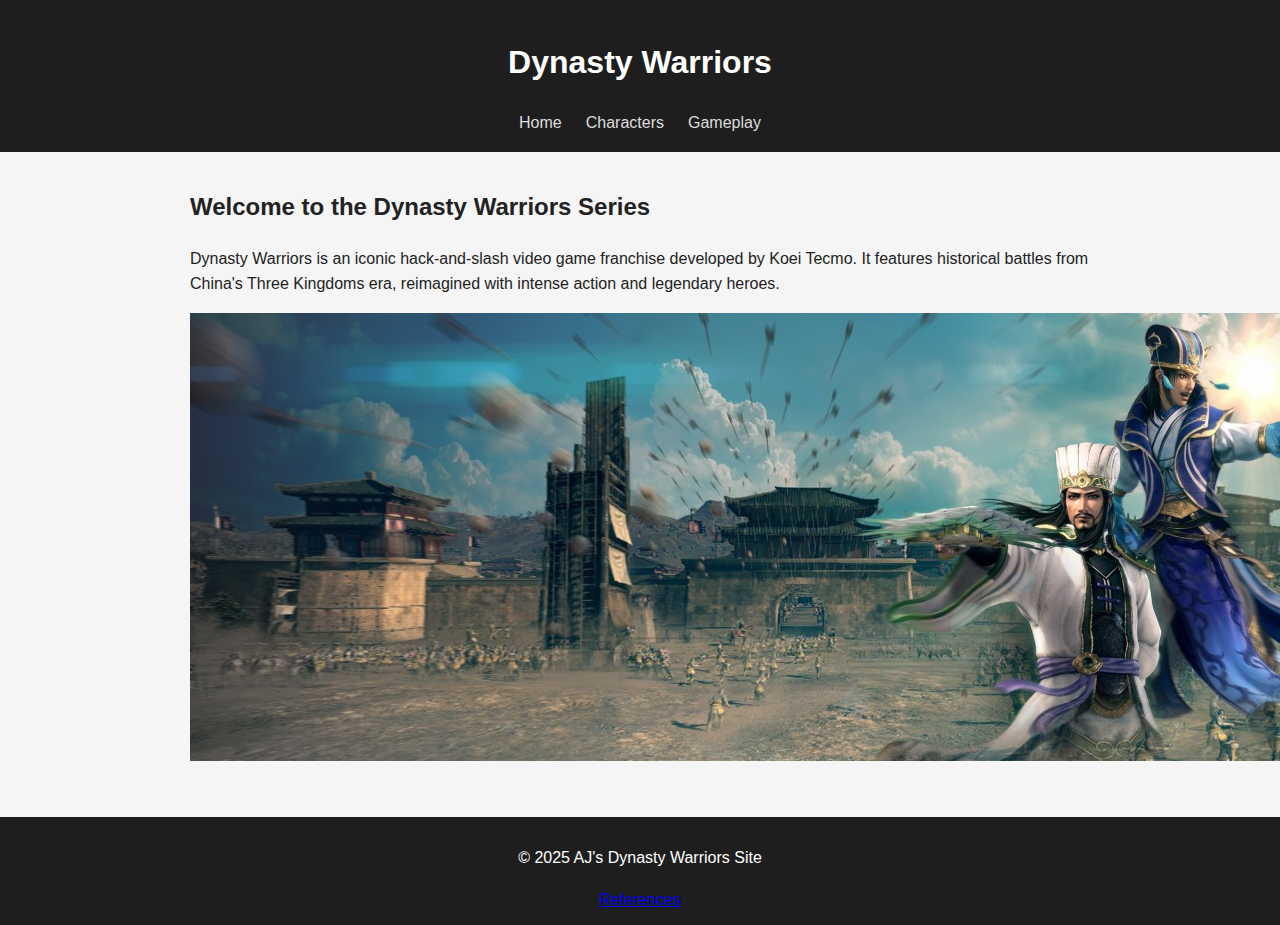
<file: dynasty-warrior/index.html>
<!DOCTYPE html>
<html lang="en">
<head>
  <meta charset="UTF-8">
  <meta name="viewport" content="width=device-width, initial-scale=1.0">
  <meta name="description" content="Learn about the Dynasty Warriors video game series, characters, and gameplay.">
  <title>Dynasty Warriors - Home</title>
  <link rel="stylesheet" href="css/styles.css">
</head>
<body>
  <header>
    <h1>Dynasty Warriors</h1>
    <nav>
      <a href="index.html">Home</a>
      <a href="characters.html">Characters</a>
      <a href="gameplay.html">Gameplay</a>
    </nav>
  </header>

  <main>
    <section>
      <h2>Welcome to the Dynasty Warriors Series</h2>
      <p>Dynasty Warriors is an iconic hack-and-slash video game franchise developed by Koei Tecmo. It features historical battles from China's Three Kingdoms era, reimagined with intense action and legendary heroes.</p>
      <img src="images/dw-cover.jpg" alt="Dynasty Warriors cover art" loading="lazy">
    </section>
  </main>

  <footer>
    <p>&copy; 2025 AJ's Dynasty Warriors Site</p>
    <a href="references.html">References</a>
  </footer>
  <script src="js/app.js"></script>
</body>
</html>
</file>
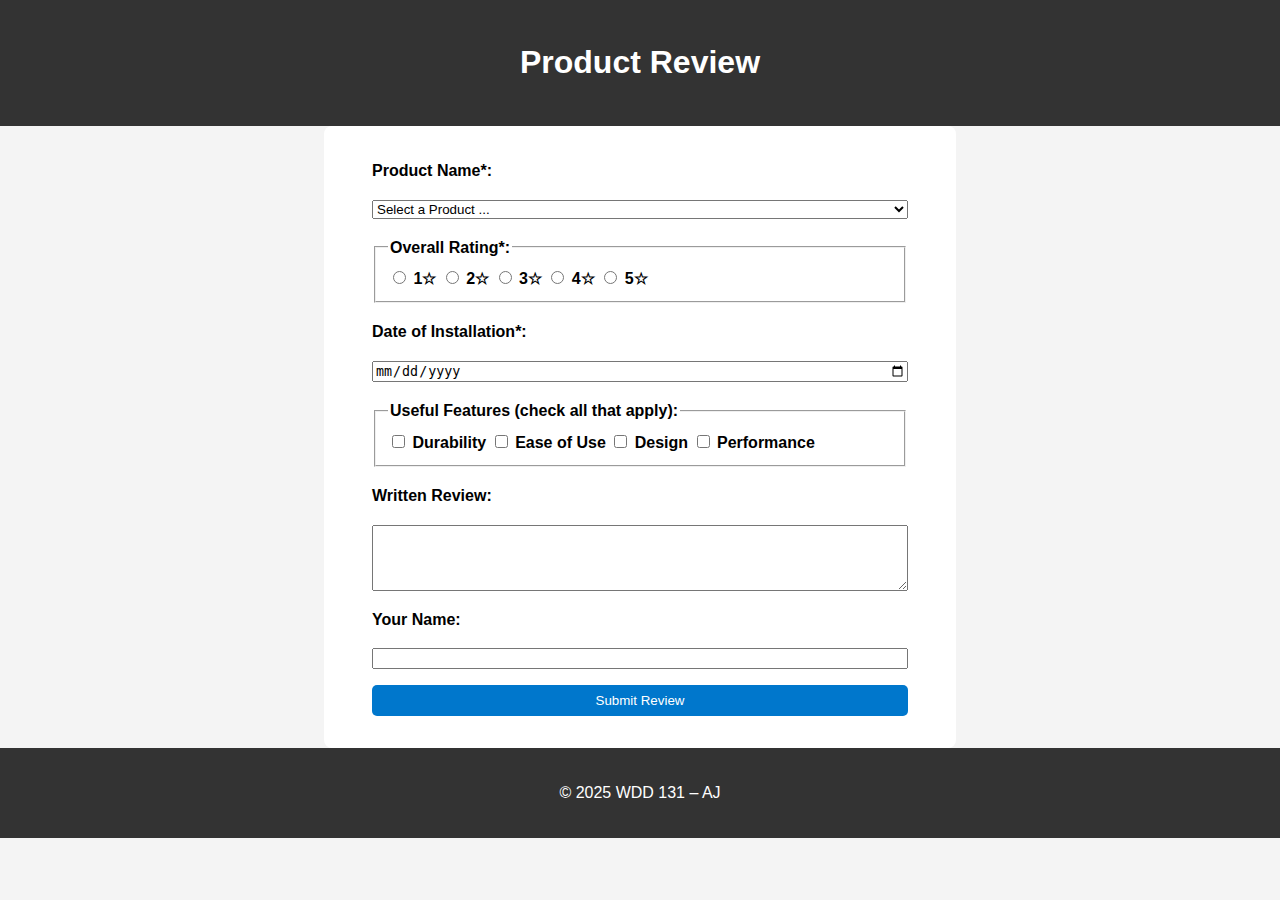
<file: form.html>
<!DOCTYPE html>
<html lang="en">
<head>
  <meta charset="UTF-8">
  <meta name="viewport" content="width=device-width, initial-scale=1.0">
  <meta name="description" content="Product review form for W05 assignment">
  <title>Product Review Form</title>
  <link rel="stylesheet" href="styles/form.css">
  <script defer src="scripts/form.js"></script>
</head>
<body>
  <header>
    <h1>Product Review</h1>
  </header>

  <main>
    <form method="get" action="review.html">
      <!-- Product Name -->
      <label for="productName">Product Name*:</label>
      <select id="productName" name="productName" required>
        <option value="" disabled selected>Select a Product ...</option>
        <!-- options inserted with JS -->
      </select>

      <!-- Overall Rating -->
      <fieldset>
        <legend>Overall Rating*:</legend>
        <label><input type="radio" id="rate1" name="rating" value="1" required> 1☆</label>
        <label><input type="radio" id="rate2" name="rating" value="2"> 2☆</label>
        <label><input type="radio" id="rate3" name="rating" value="3"> 3☆</label>
        <label><input type="radio" id="rate4" name="rating" value="4"> 4☆</label>
        <label><input type="radio" id="rate5" name="rating" value="5"> 5☆</label>
      </fieldset>

      <!-- Date of Installation -->
      <label for="installDate">Date of Installation*:</label>
      <input type="date" id="installDate" name="installDate" required>

      <!-- Useful Features -->
      <fieldset>
        <legend>Useful Features (check all that apply):</legend>
        <label><input type="checkbox" id="feature1" name="features" value="Durability"> Durability</label>
        <label><input type="checkbox" id="feature2" name="features" value="Ease of Use"> Ease of Use</label>
        <label><input type="checkbox" id="feature3" name="features" value="Design"> Design</label>
        <label><input type="checkbox" id="feature4" name="features" value="Performance"> Performance</label>
      </fieldset>

      <!-- Written Review -->
      <label for="reviewText">Written Review:</label>
      <textarea id="reviewText" name="reviewText" rows="4" cols="40"></textarea>

      <!-- User Name -->
      <label for="userName">Your Name:</label>
      <input type="text" id="userName" name="userName">

      <!-- Submit -->
      <input type="submit" value="Submit Review">
    </form>
  </main>

  <footer>
    <p>&copy; 2025 WDD 131 – AJ</p>
  </footer>
</body>
</html>
</file>
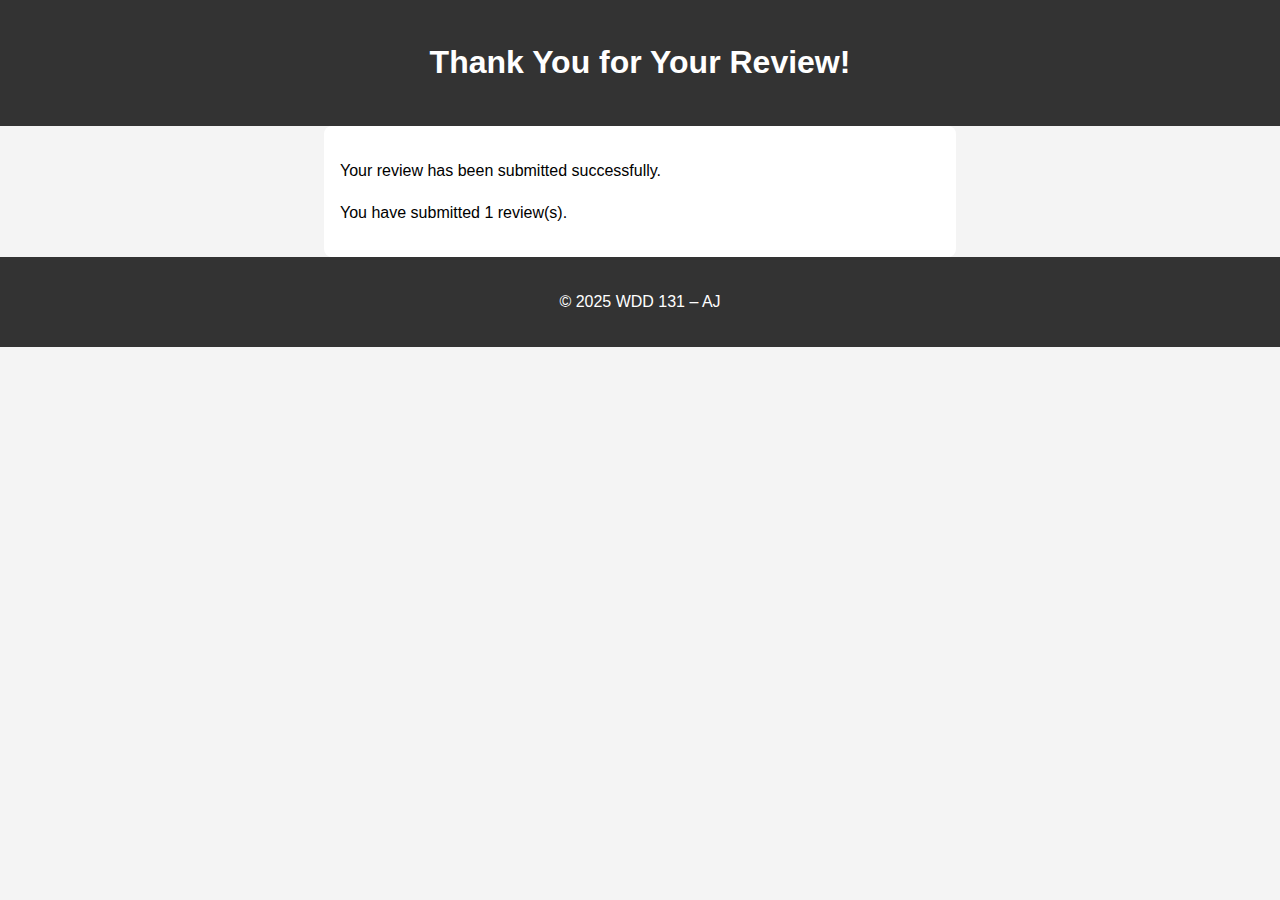
<file: review.html>
<!DOCTYPE html>
<html lang="en">
<head>
  <meta charset="UTF-8">
  <meta name="viewport" content="width=device-width, initial-scale=1.0">
  <meta name="description" content="Review confirmation page">
  <title>Review Confirmation</title>
  <link rel="stylesheet" href="styles/form.css">
  <script defer src="scripts/review.js"></script>
</head>
<body>
  <header>
    <h1>Thank You for Your Review!</h1>
  </header>

  <main>
    <p>Your review has been submitted successfully.</p>
    <p id="reviewCounter"></p>
  </main>

  <footer>
    <p>&copy; 2025 WDD 131 – AJ</p>
  </footer>
</body>
</html>
</file>
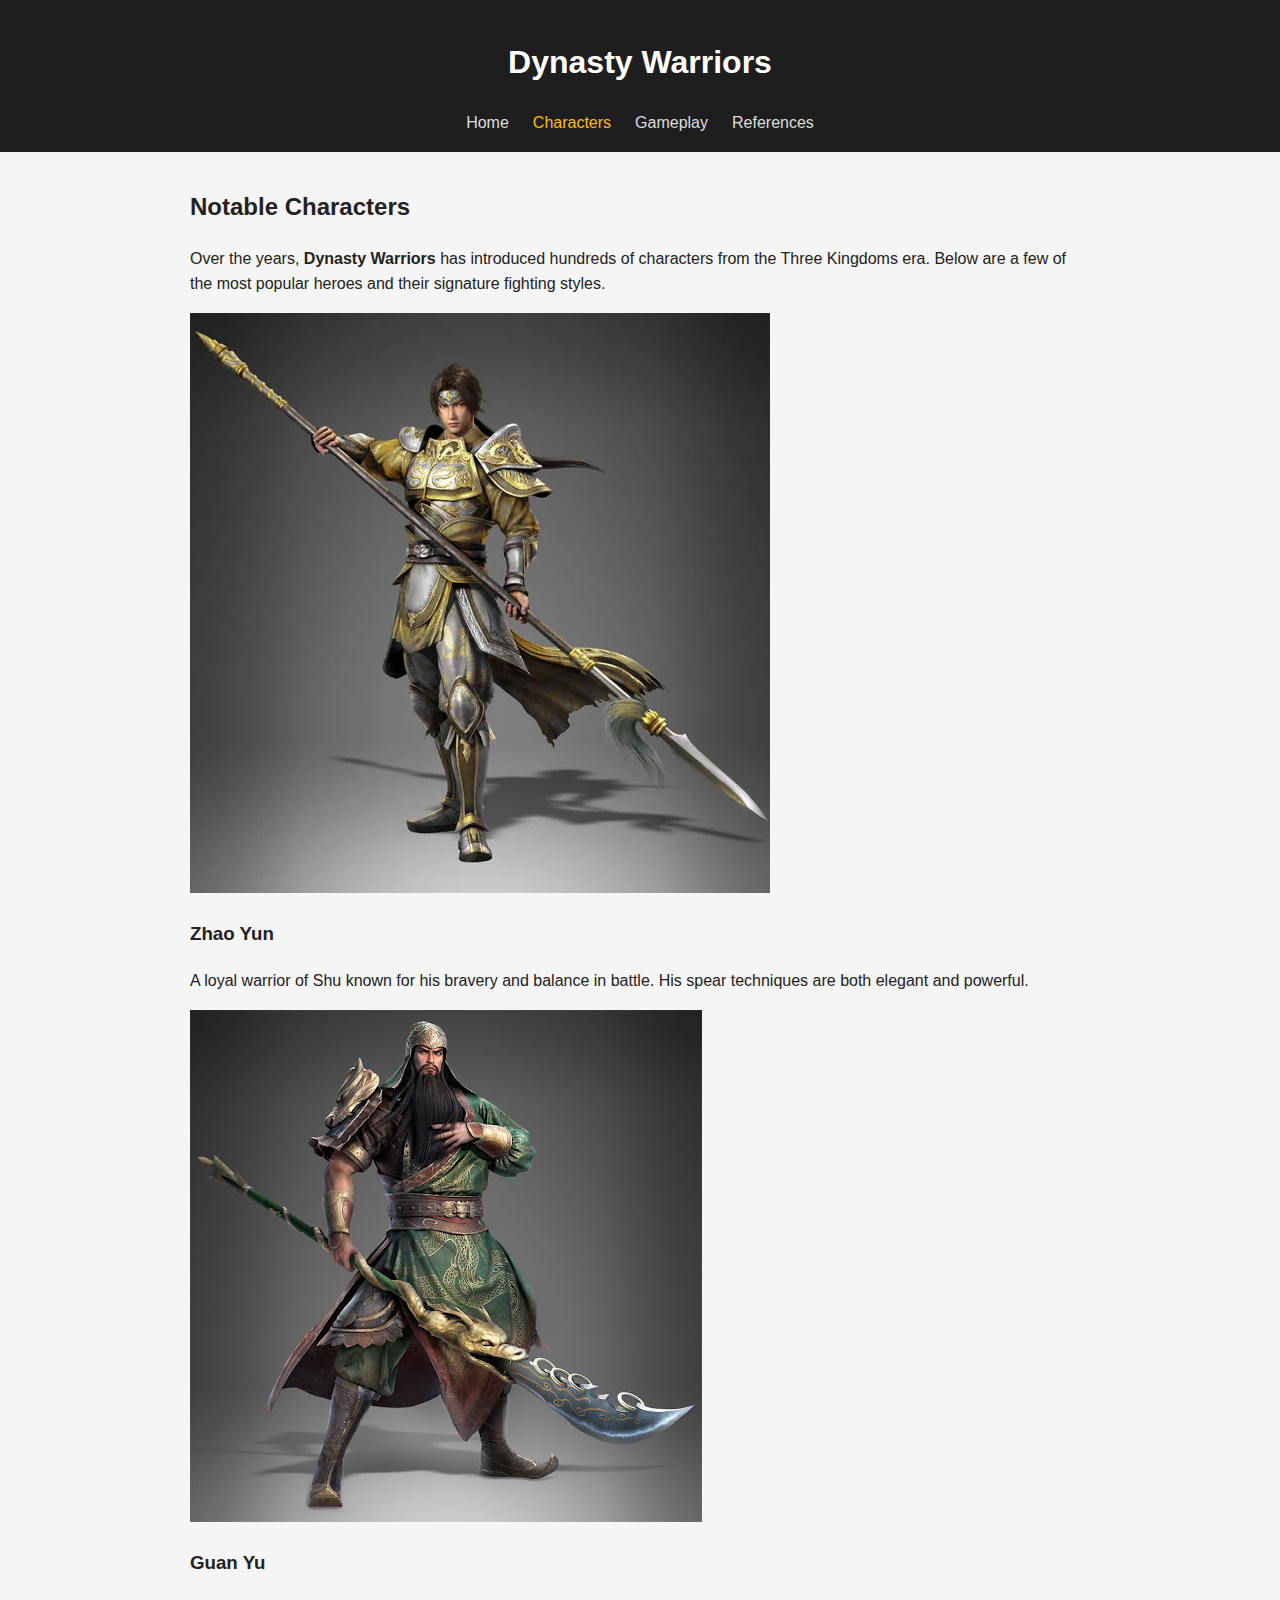
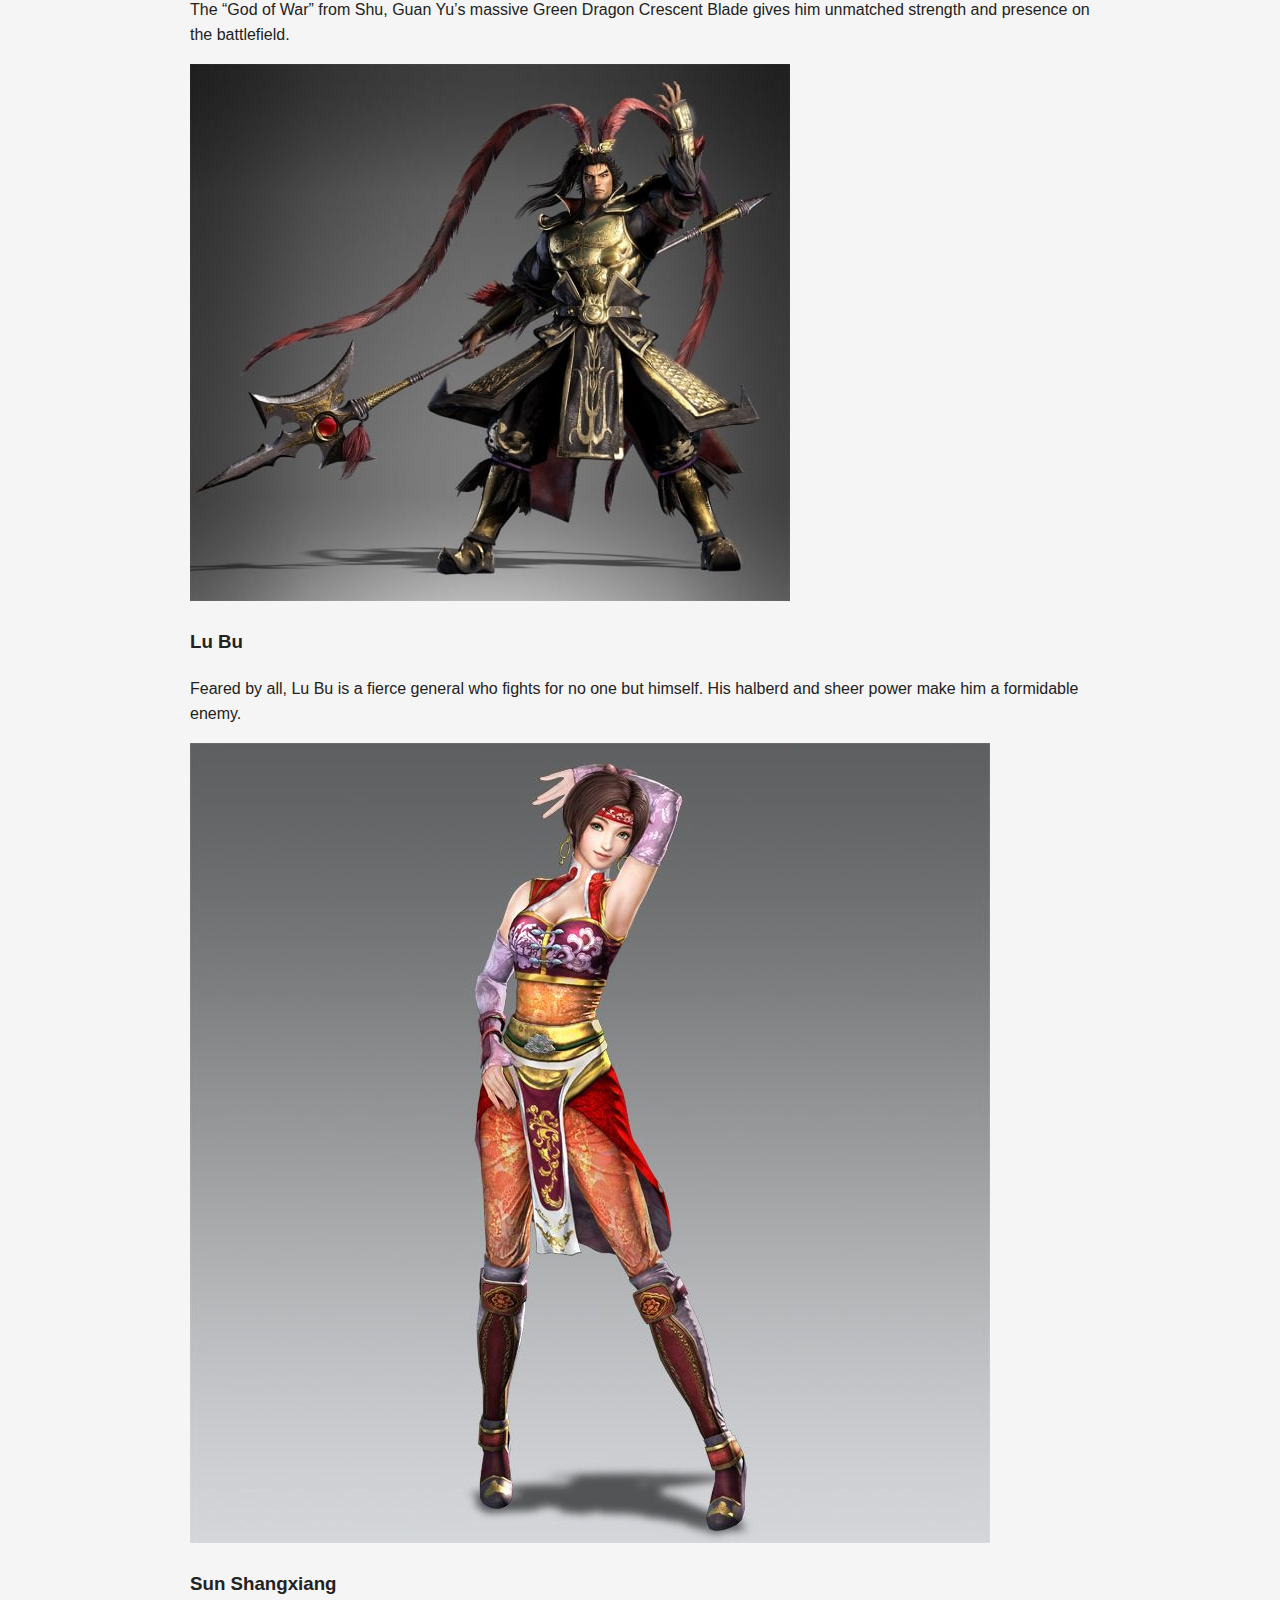
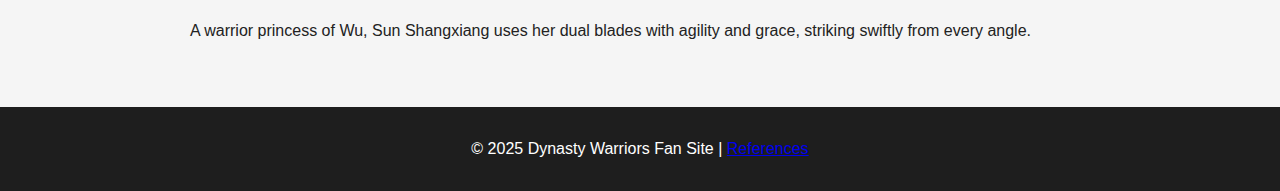
<file: dynasty-warrior/characters.html>
<!DOCTYPE html>
<html lang="en">
<head>
  <meta charset="UTF-8" />
  <meta name="viewport" content="width=device-width, initial-scale=1.0" />
  <meta name="description" content="Meet the iconic heroes of Dynasty Warriors and their legendary weapons." />
  <title>Dynasty Warriors | Characters</title>
  <link rel="stylesheet" href="css/styles.css" />
</head>

<body>
  <header>
    <h1>Dynasty Warriors</h1>
    <nav>
      <a href="index.html">Home</a>
      <a class="active" href="characters.html">Characters</a>
      <a href="gameplay.html">Gameplay</a>
      <a href="references.html">References</a>
    </nav>
  </header>

  <main>
    <section class="intro">
      <h2>Notable Characters</h2>
      <p>
        Over the years, <strong>Dynasty Warriors</strong> has introduced hundreds of
        characters from the Three Kingdoms era. Below are a few of the most popular heroes
        and their signature fighting styles.
      </p>
    </section>

    <section class="character-grid">
      <article class="character-card">
        <img src="images/zhao-yun.jpg" alt="Zhao Yun wielding his spear" loading="lazy" />
        <h3>Zhao Yun</h3>
        <p>
          A loyal warrior of Shu known for his bravery and balance in battle. His spear
          techniques are both elegant and powerful.
        </p>
      </article>

      <article class="character-card">
        <img src="images/guan-yu.jpg" alt="Guan Yu with his Green Dragon Crescent Blade" loading="lazy" />
        <h3>Guan Yu</h3>
        <p>
          The “God of War” from Shu, Guan Yu’s massive Green Dragon Crescent Blade gives him
          unmatched strength and presence on the battlefield.
        </p>
      </article>

      <article class="character-card">
        <img src="images/lu-bu.jpg" alt="Lu Bu holding his halberd" loading="lazy" />
        <h3>Lu Bu</h3>
        <p>
          Feared by all, Lu Bu is a fierce general who fights for no one but himself.
          His halberd and sheer power make him a formidable enemy.
        </p>
      </article>

      <article class="character-card">
        <img src="images/sun-shangxiang.jpg" alt="Sun Shangxiang wielding dual blades" loading="lazy" />
        <h3>Sun Shangxiang</h3>
        <p>
          A warrior princess of Wu, Sun Shangxiang uses her dual blades with agility and grace,
          striking swiftly from every angle.
        </p>
      </article>
    </section>
  </main>

  <footer>
    <p>&copy; 2025 Dynasty Warriors Fan Site | <a href="references.html">References</a></p>
  </footer>
</body>
</html>
</file>
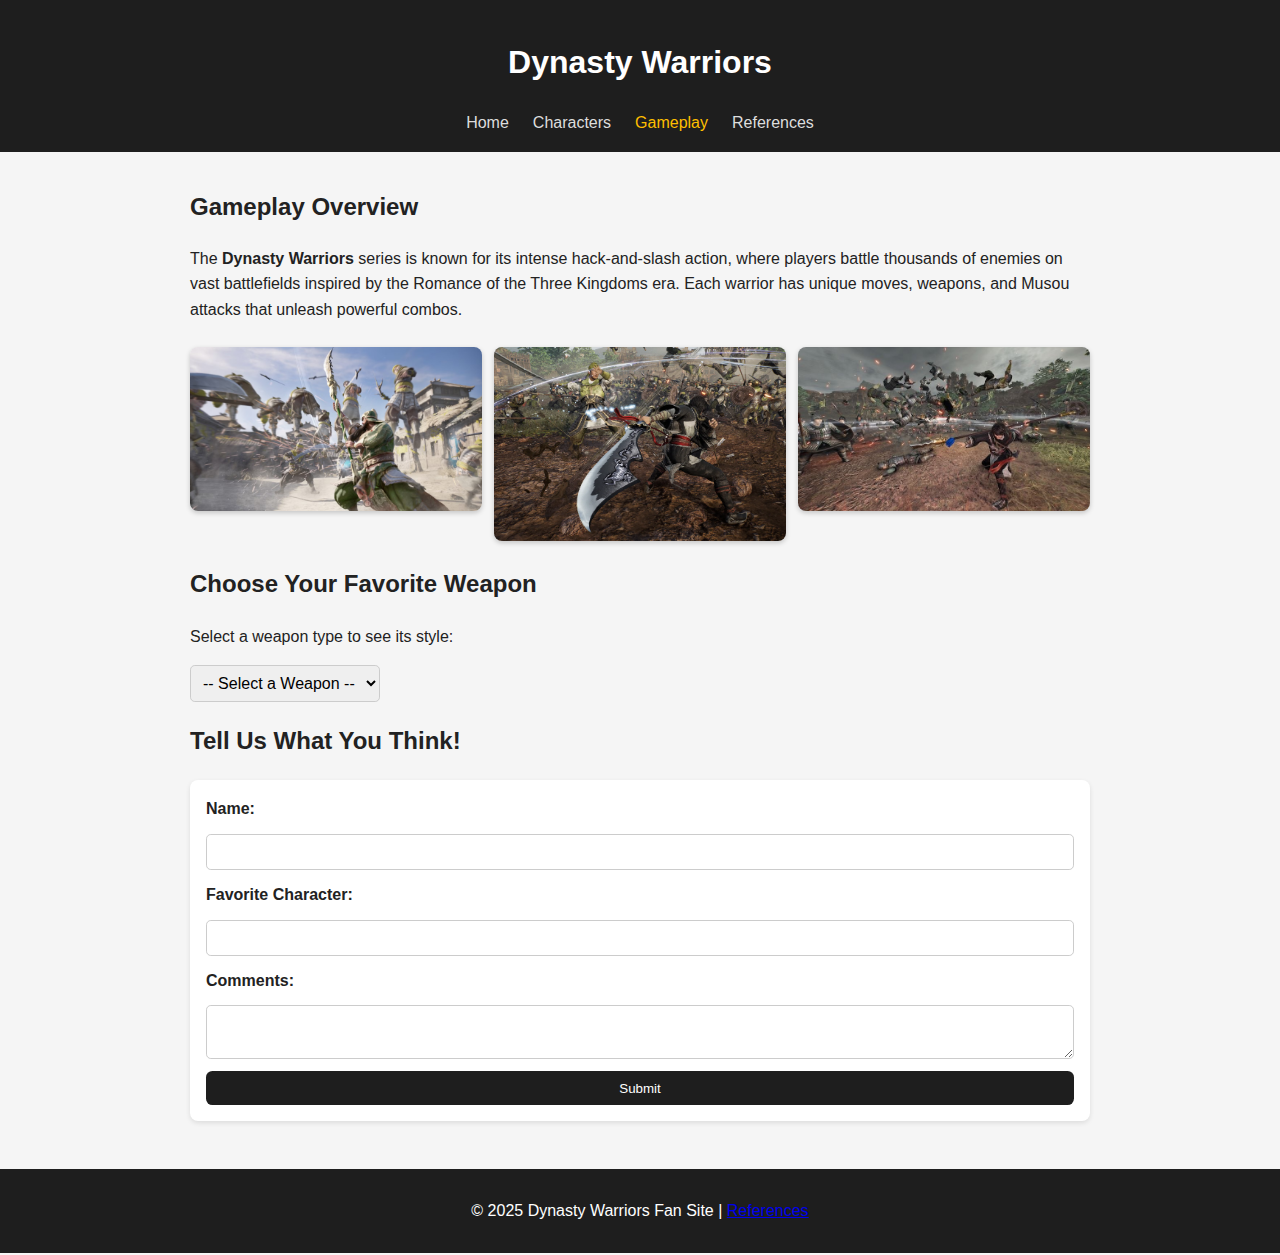
<file: dynasty-warrior/gameplay.html>
<!DOCTYPE html>
<html lang="en">
<head>
  <meta charset="UTF-8" />
  <meta name="viewport" content="width=device-width, initial-scale=1.0" />
  <meta name="description" content="Discover the exciting gameplay mechanics of Dynasty Warriors." />
  <title>Dynasty Warriors | Gameplay</title>
  <link rel="stylesheet" href="css/styles.css" />
  <script defer src="js/app.js"></script>
</head>

<body>
  <header>
    <h1>Dynasty Warriors</h1>
    <nav>
      <a href="index.html">Home</a>
      <a href="characters.html">Characters</a>
      <a class="active" href="gameplay.html">Gameplay</a>
      <a href="references.html">References</a>
    </nav>
  </header>

  <main>
    <section class="intro">
      <h2>Gameplay Overview</h2>
      <p>
        The <strong>Dynasty Warriors</strong> series is known for its intense hack-and-slash
        action, where players battle thousands of enemies on vast battlefields inspired
        by the Romance of the Three Kingdoms era. Each warrior has unique moves, weapons,
        and Musou attacks that unleash powerful combos.
      </p>
    </section>

    <section class="gallery">
      <img src="images/gameplay1.jpg" alt="Warrior fighting in open battlefield" loading="lazy" />
      <img src="images/gameplay2.jpg" alt="Character performing a Musou attack" loading="lazy" />
      <img src="images/gameplay3.jpg" alt="Battle scene with multiple enemies" loading="lazy" />
    </section>

    <section class="interaction">
      <h2>Choose Your Favorite Weapon</h2>
      <p>Select a weapon type to see its style:</p>

      <select id="weaponSelect">
        <option value="">-- Select a Weapon --</option>
        <option value="sword">Sword</option>
        <option value="spear">Spear</option>
        <option value="dual">Dual Blades</option>
        <option value="bow">Bow</option>
      </select>

      <div id="weaponInfo" class="info-box"></div>
    </section>

    <section class="feedback">
      <h2>Tell Us What You Think!</h2>
      <form id="feedbackForm">
        <label for="username">Name:</label>
        <input type="text" id="username" name="username" required />

        <label for="favChar">Favorite Character:</label>
        <input type="text" id="favChar" name="favChar" />

        <label for="comments">Comments:</label>
        <textarea id="comments" name="comments"></textarea>

        <button type="submit">Submit</button>
      </form>
      <p id="thankYouMessage" class="hidden">Thanks for your feedback!</p>
    </section>
  </main>

  <footer>
    <p>&copy; 2025 Dynasty Warriors Fan Site | <a href="references.html">References</a></p>
  </footer>
</body>
</html>
</file>
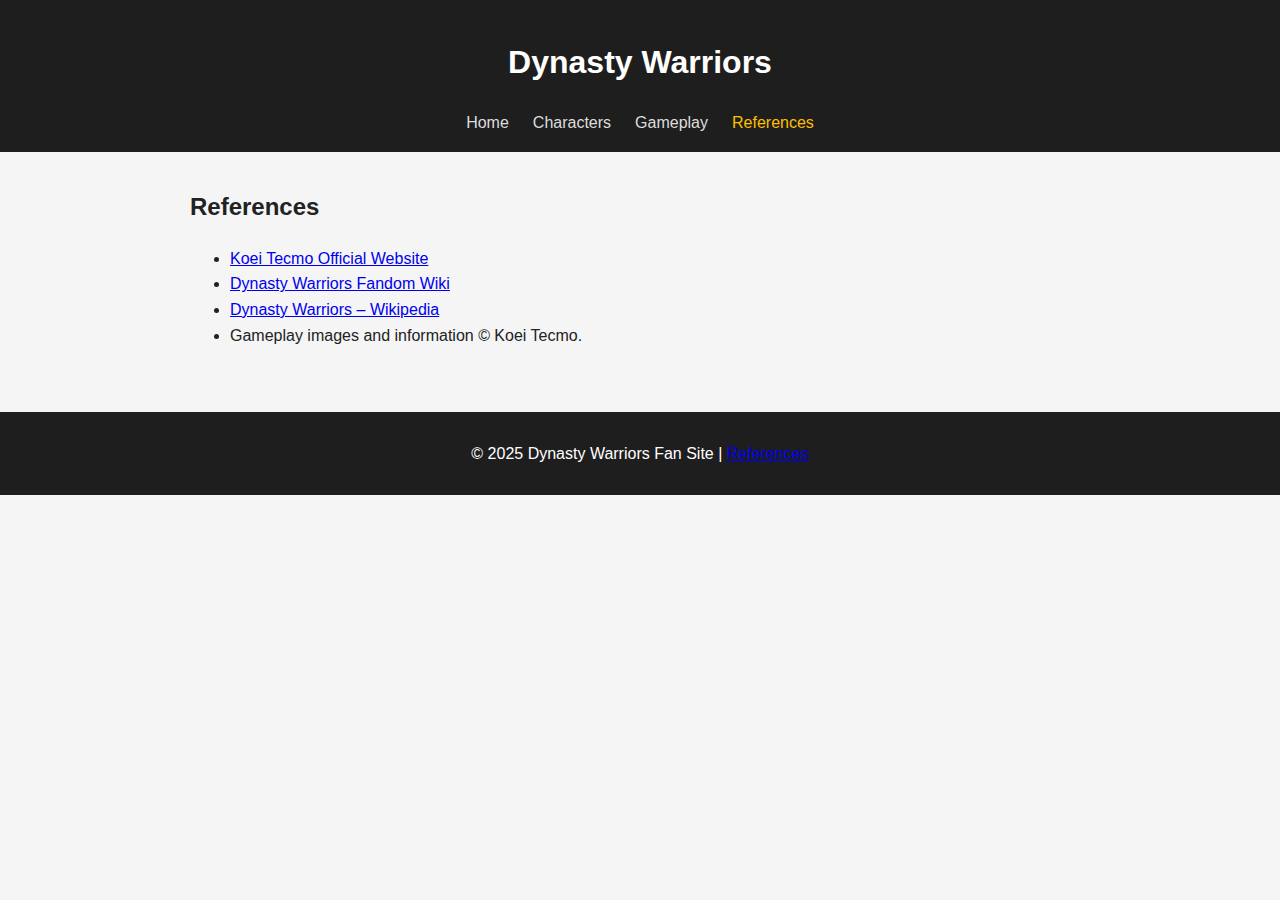
<file: dynasty-warrior/references.html>
<!DOCTYPE html>
<html lang="en">
<head>
  <meta charset="UTF-8" />
  <meta name="viewport" content="width=device-width, initial-scale=1.0" />
  <meta name="description" content="References and sources for the Dynasty Warriors fan website." />
  <title>Dynasty Warriors | References</title>
  <link rel="stylesheet" href="css/styles.css" />
</head>

<body>
  <header>
    <h1>Dynasty Warriors</h1>
    <nav>
      <a href="index.html">Home</a>
      <a href="characters.html">Characters</a>
      <a href="gameplay.html">Gameplay</a>
      <a class="active" href="references.html">References</a>
    </nav>
  </header>

  <main>
    <section class="references">
      <h2>References</h2>
      <ul>
        <li><a href="https://koeitecmoamerica.com/" target="_blank">Koei Tecmo Official Website</a></li>
        <li><a href="https://dynastywarriors.fandom.com/wiki/Dynasty_Warriors_Wiki" target="_blank">Dynasty Warriors Fandom Wiki</a></li>
        <li><a href="https://en.wikipedia.org/wiki/Dynasty_Warriors" target="_blank">Dynasty Warriors – Wikipedia</a></li>
        <li>Gameplay images and information © Koei Tecmo.</li>
      </ul>
    </section>
  </main>

  <footer>
    <p>&copy; 2025 Dynasty Warriors Fan Site | <a href="references.html">References</a></p>
  </footer>
</body>
</html>
</file>
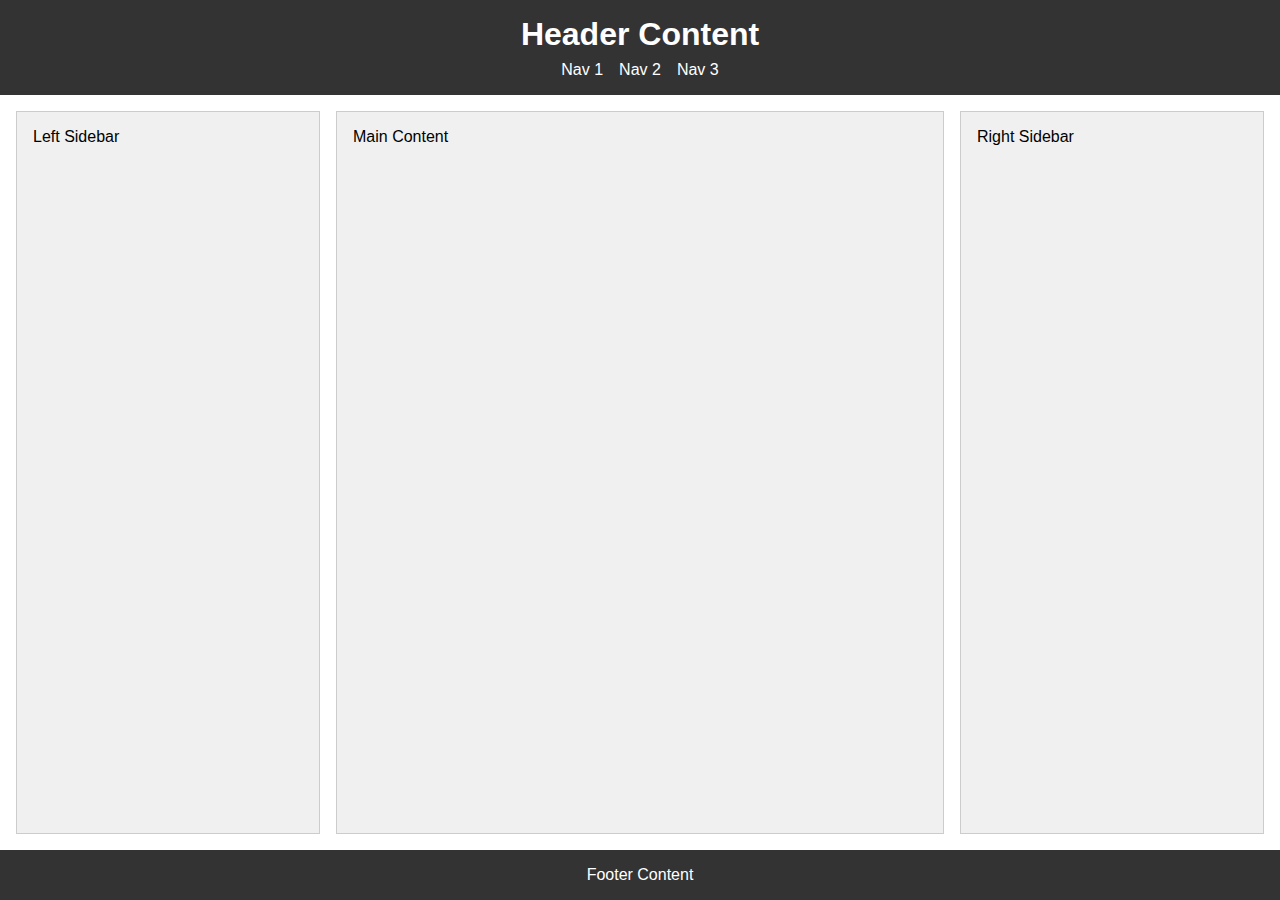
<file: week01/basic-layout.html>
<!DOCTYPE html>
<html lang="en">
<head>
  <meta charset="UTF-8">
  <meta name="viewport" content="width=device-width, initial-scale=1.0">
  <title>WDD 131 - AJ</title>
  <link rel="stylesheet" href="styles/layout.css">
</head>
<body>
  <header>
    <h1>Header Content</h1>
    <nav>
      <ul>
        <li><a href="#">Nav 1</a></li>
        <li><a href="#">Nav 2</a></li>
        <li><a href="#">Nav 3</a></li>
      </ul>
    </nav>
  </header>

  <main>
    <section>Left Sidebar</section>
    <section>Main Content</section>
    <section>Right Sidebar</section>
  </main>

  <footer>
    <p>Footer Content</p>
  </footer>
</body>
</html>
</file>
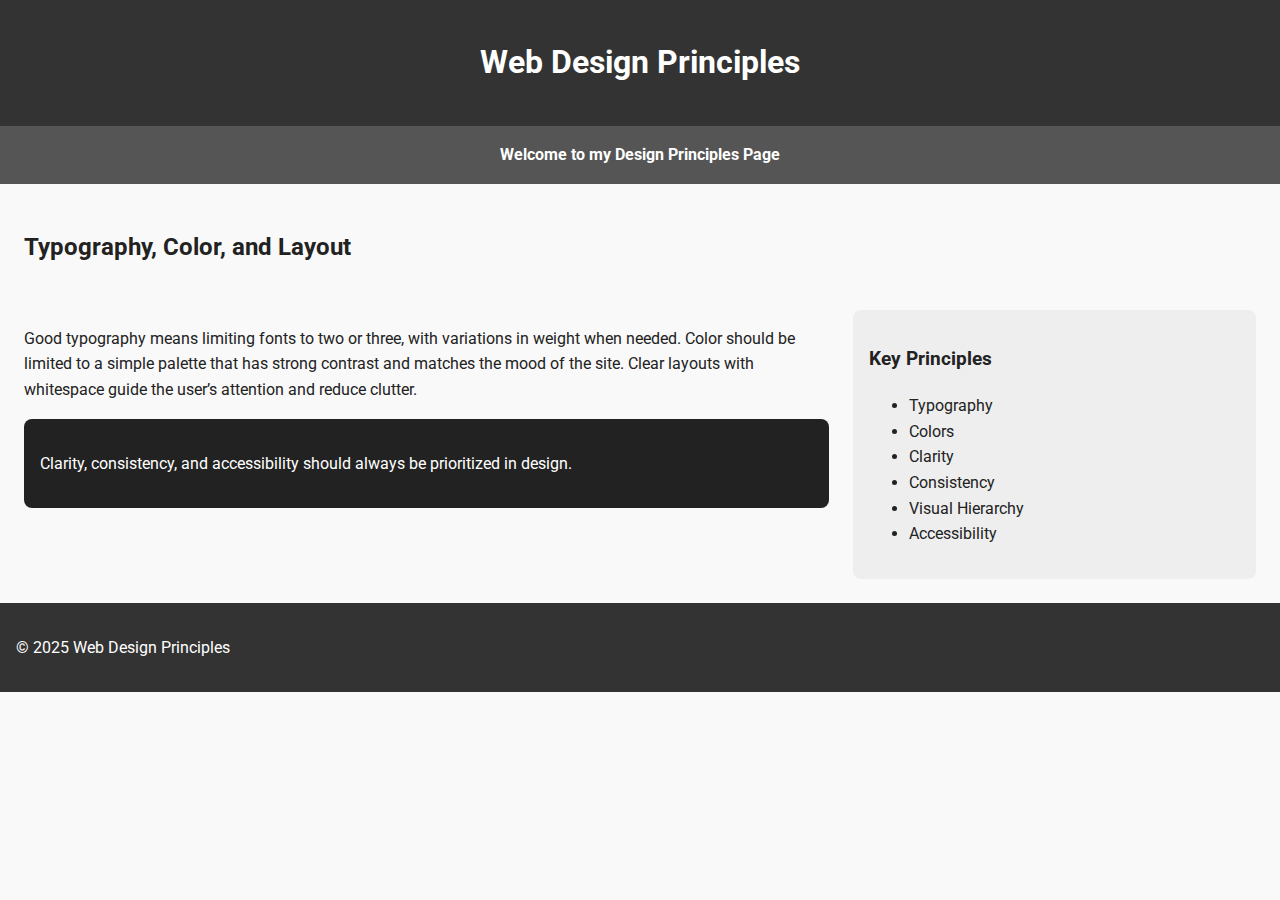
<file: week03/design.html>
<!DOCTYPE html>
<html lang="en">
<head>
  <meta charset="UTF-8">
  <meta name="viewport" content="width=device-width, initial-scale=1.0">
  <title>Design Principles</title>
  <!-- Google Font with only needed weights -->
  <link href="https://fonts.googleapis.com/css2?family=Roboto:wght@400;700&display=swap" rel="stylesheet">
  <link rel="stylesheet" href="styles/design.css">
</head>
<body>
  <header>
    <h1>Web Design Principles</h1>
  </header>

  <!-- Replaces deprecated marquee -->
  <div class="banner">
    Welcome to my Design Principles Page
  </div>

  <main>
    <h2>Typography, Color, and Layout</h2>

    <article>
      <p>
        Good typography means limiting fonts to two or three, with variations in weight when needed.
        Color should be limited to a simple palette that has strong contrast and matches the mood of the site.
        Clear layouts with whitespace guide the user’s attention and reduce clutter.
      </p>

      <div class="callout">
        <p>Clarity, consistency, and accessibility should always be prioritized in design.</p>
      </div>
    </article>

    <aside>
      <h3>Key Principles</h3>
      <ul>
        <li>Typography</li>
        <li>Colors</li>
        <li>Clarity</li>
        <li>Consistency</li>
        <li>Visual Hierarchy</li>
        <li>Accessibility</li>
      </ul>
    </aside>
  </main>

  <footer>
    <p>© 2025 Web Design Principles</p>
  </footer>
</body>
</html>
</file>
<file: dynasty-warrior/css/styles.css>
body {
  font-family: "Segoe UI", sans-serif;
  margin: 0;
  padding: 0;
  line-height: 1.6;
  background-color: #f5f5f5;
  color: #222;
}

/* Header + Nav */
header {
  background: #1e1e1e;
  color: white;
  padding: 1rem;
  text-align: center;
}
nav {
  margin-top: 0.5rem;
}
nav a {
  color: #ddd;
  margin: 0 0.75rem;
  text-decoration: none;
  font-weight: 500;
}
nav a.active,
nav a:hover {
  color: #ffbf00;
}

/* Layout */
main {
  padding: 1rem;
  max-width: 900px;
  margin: auto;
}
.gallery {
  display: grid;
  grid-template-columns: repeat(auto-fit, minmax(250px, 1fr));
  gap: 0.75rem;
  margin: 1.5rem 0;
}
.gallery img {
  width: 100%;
  border-radius: 0.5rem;
  box-shadow: 0 2px 5px rgba(0, 0, 0, 0.2);
}

/* Interaction box */
.info-box {
  margin-top: 1rem;
  padding: 1rem;
  background: white;
  border-left: 5px solid #ffbf00;
  border-radius: 0.5rem;
  display: none;
}
.hidden {
  display: none;
}

/* Form */
form {
  display: flex;
  flex-direction: column;
  gap: 0.75rem;
  background: white;
  padding: 1rem;
  border-radius: 0.5rem;
  box-shadow: 0 2px 5px rgba(0, 0, 0, 0.1);
}
label {
  font-weight: 600;
}
input,
textarea,
select {
  padding: 0.5rem;
  border: 1px solid #ccc;
  border-radius: 0.3rem;
  font-size: 1rem;
}
button {
  background: #1e1e1e;
  color: white;
  padding: 0.6rem;
  border: none;
  border-radius: 0.4rem;
  cursor: pointer;
}
button:hover {
  background: #ffbf00;
  color: black;
}

/* Footer */
footer {
  background: #1e1e1e;
  color: white;
  text-align: center;
  padding: 0.8rem;
  margin-top: 2rem;
}

/* Responsive tweak */
@media (min-width: 700px) {
  nav {
    display: flex;
    justify-content: center;
  }
}
</file>
<file: styles/form.css>
body {
  font-family: Arial, sans-serif;
  line-height: 1.6;
  margin: 0;
  padding: 0;
  background: #f4f4f4;
}

header, footer {
  background: #333;
  color: #fff;
  text-align: center;
  padding: 1rem;
}

main {
  padding: 1rem;
  max-width: 600px;
  margin: auto;
  background: white;
  border-radius: 8px;
}

form {
  display: flex;
  flex-direction: column;
  gap: 1rem;
}

label, legend {
  font-weight: bold;
}

input[type="submit"] {
  background: #0077cc;
  color: white;
  padding: 0.5rem;
  border: none;
  border-radius: 5px;
  cursor: pointer;
}

input[type="submit"]:hover {
  background: #005fa3;
}

@media (min-width: 600px) {
  form {
    padding: 1rem 2rem;
  }
}
</file>
<file: week03/styles/design.css>
/* Global styles */
body {
  font-family: 'Roboto', sans-serif;
  line-height: 1.6;
  margin: 0;
  padding: 0;
  color: #222;
  background-color: #f9f9f9;
}

header {
  background-color: #333;
  color: white;
  padding: 1rem;
  text-align: center;
}

.banner {
  background: #555;
  color: white;
  padding: 1rem;
  text-align: center;
  font-weight: bold;
}

main {
  display: grid;
  grid-template-columns: 2fr 1fr; /* article bigger, aside smaller */
  gap: 1.5rem;
  padding: 1.5rem;
}

main h2 {
  grid-column: 1 / 3; /* span both columns */
  text-align: left;
}

.callout {
  background-color: #222;
  color: #fff;
  padding: 1rem;
  margin: 1rem 0;
  border-radius: 0.5rem;
}

aside {
  background: #eee;
  padding: 1rem;
  border-radius: 0.5rem;
}

footer {
  background: #333;
  color: white;
  padding: 1rem;
  text-align: left;
}

/* Responsive layout */
@media (max-width: 768px) {
  main {
    grid-template-columns: 1fr; /* stack on smaller screens */
  }
  main h2 {
    grid-column: 1;
  }
}
</file>
<file: week01/styles/layout.css>
/* Reset */
* {
  margin: 0;
  padding: 0;
  box-sizing: border-box;
}

/* Body Grid Layout */
body {
  display: grid;
  grid-template-rows: auto 1fr auto;
  min-height: 100vh;
  font-family: Arial, sans-serif;
}

header, footer {
  background: #333;
  color: white;
  padding: 1rem;
  text-align: center;
}

/* Navigation with Flexbox */
nav ul {
  list-style: none;
  display: flex;
  justify-content: center;
  gap: 1rem;
  margin-top: 0.5rem;
}

nav a {
  color: white;
  text-decoration: none;
}

/* Main 3-Column Layout */
main {
  display: grid;
  grid-template-columns: 1fr 2fr 1fr;
  gap: 1rem;
  padding: 1rem;
}

main section {
  background: #f0f0f0;
  padding: 1rem;
  border: 1px solid #ccc;
}
</file>
